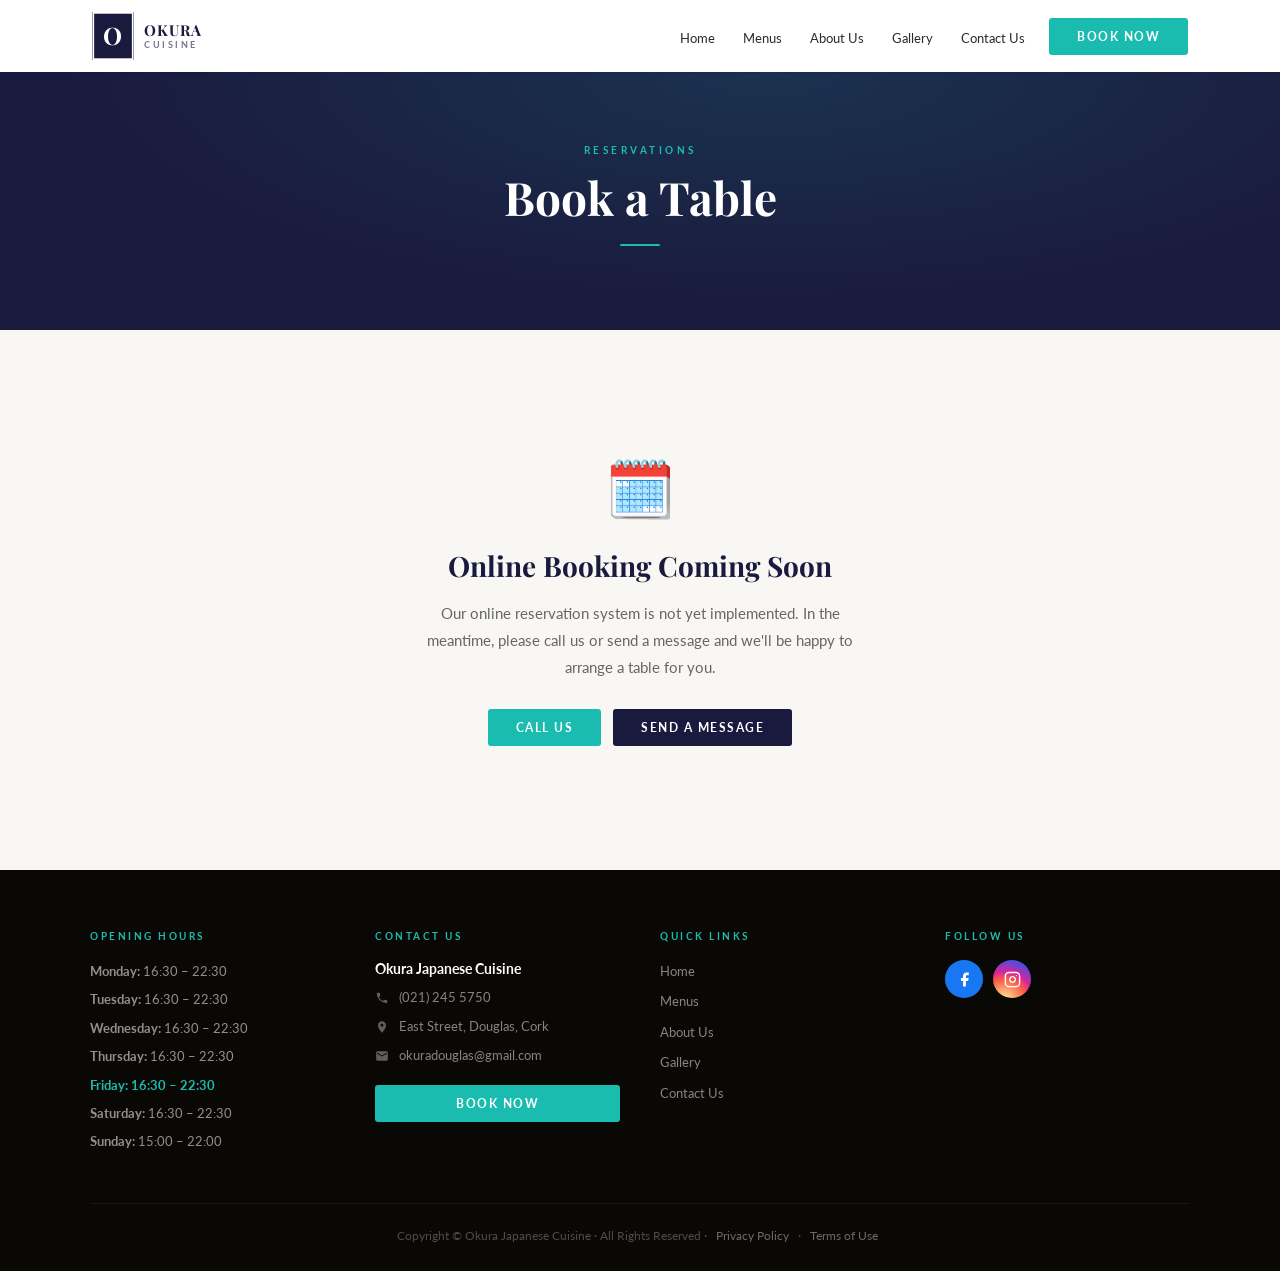
<file: booking.html>
<!DOCTYPE html>
<html lang="en">
<head>
  <meta charset="UTF-8"/>
  <meta name="viewport" content="width=device-width, initial-scale=1.0"/>
  <title>Okura Japanese Cuisine – Book a Table</title>
  <link rel="preconnect" href="https://fonts.googleapis.com"/>
  <link rel="preconnect" href="https://fonts.gstatic.com" crossorigin/>
  <link href="https://fonts.googleapis.com/css2?family=Playfair+Display:ital,wght@0,400;0,600;0,700;1,400&family=Lato:wght@300;400;700&display=swap" rel="stylesheet"/>
  <link rel="stylesheet" href="styles.css"/>
</head>
<body data-page="booking">

  <!-- ═══ NAVBAR ═══ -->
  <header id="navbar">
    <nav class="nav-inner">
      <a href="index.html" class="logo" aria-label="Okura Cuisine Home">
        <div class="logo-mark">
          <video class="logo-bg-video" autoplay muted loop playsinline>
            <source src="https://videos.pexels.com/video-files/3209828/3209828-hd_1280_720_25fps.mp4" type="video/mp4"/>
          </video>
          <svg viewBox="0 0 48 56" fill="none" xmlns="http://www.w3.org/2000/svg">
            <rect x="1" y="1" width="46" height="54" stroke="currentColor" stroke-width="2"/>
            <text x="24" y="38" text-anchor="middle" font-family="Playfair Display, serif" font-size="28" font-weight="700" fill="currentColor">O</text>
          </svg>
        </div>
        <div class="logo-text">
          <span class="logo-name">OKURA</span>
          <span class="logo-sub">CUISINE</span>
        </div>
      </a>
      <ul class="nav-links" id="navLinks">
        <li><a href="index.html"   class="nav-link">Home</a></li>
        <li><a href="menu.html"    class="nav-link">Menus</a></li>
        <li><a href="about.html"   class="nav-link">About Us</a></li>
        <li><a href="gallery.html" class="nav-link">Gallery</a></li>
        <li><a href="contact.html" class="nav-link">Contact Us</a></li>
      </ul>
      <a href="booking.html" class="btn btn-teal">BOOK NOW</a>
      <button class="hamburger" id="hamburger" aria-label="Toggle menu" aria-expanded="false">
        <span></span><span></span><span></span>
      </button>
    </nav>
  </header>

  <!-- ═══ PAGE HEADER ═══ -->
  <div class="page-header">
    <span class="section-label">Reservations</span>
    <h1>Book a Table</h1>
    <div class="divider divider-c"></div>
  </div>

  <!-- ═══ PLACEHOLDER ═══ -->
  <section class="booking-page">
    <div class="booking-inner">
      <div class="booking-icon">🗓️</div>
      <h2>Online Booking Coming Soon</h2>
      <p>Our online reservation system is not yet implemented. In the meantime, please call us or send a message and we'll be happy to arrange a table for you.</p>
      <div style="display:flex;gap:12px;justify-content:center;flex-wrap:wrap;">
        <a href="tel:+353212455750" class="btn btn-teal">Call Us</a>
        <a href="contact.html"      class="btn" style="background:var(--navy);color:#fff;">Send a Message</a>
      </div>
    </div>
  </section>

  <!-- ═══ FOOTER ═══ -->
  <footer>
    <div class="footer-grid">
      <div>
        <h4 class="footer-heading">Opening Hours</h4>
        <ul class="hours-list" id="hoursList"></ul>
      </div>
      <div>
        <h4 class="footer-heading">Contact Us</h4>
        <p class="foot-name">Okura Japanese Cuisine</p>
        <div class="foot-item">
          <svg viewBox="0 0 24 24" fill="currentColor"><path d="M6.62 10.79a15.05 15.05 0 006.59 6.59l2.2-2.2a1 1 0 011.01-.24 11.47 11.47 0 003.58.57 1 1 0 011 1V20a1 1 0 01-1 1A17 17 0 013 4a1 1 0 011-1h3.5a1 1 0 011 1 11.47 11.47 0 00.57 3.57 1 1 0 01-.25 1.01z"/></svg>
          <span>(021) 245 5750</span>
        </div>
        <div class="foot-item">
          <svg viewBox="0 0 24 24" fill="currentColor"><path d="M12 2C8.13 2 5 5.13 5 9c0 5.25 7 13 7 13s7-7.75 7-13c0-3.87-3.13-7-7-7zm0 9.5c-1.38 0-2.5-1.12-2.5-2.5s1.12-2.5 2.5-2.5 2.5 1.12 2.5 2.5-1.12 2.5-2.5 2.5z"/></svg>
          <span>East Street, Douglas, Cork</span>
        </div>
        <div class="foot-item">
          <svg viewBox="0 0 24 24" fill="currentColor"><path d="M20 4H4a2 2 0 00-2 2v12a2 2 0 002 2h16a2 2 0 002-2V6a2 2 0 00-2-2zm0 4l-8 5-8-5V6l8 5 8-5v2z"/></svg>
          <span>okuradouglas@gmail.com</span>
        </div>
        <a href="booking.html" class="btn btn-teal foot-book">BOOK NOW</a>
      </div>
      <div>
        <h4 class="footer-heading">Quick Links</h4>
        <ul class="footer-nav">
          <li><a href="index.html">Home</a></li>
          <li><a href="menu.html">Menus</a></li>
          <li><a href="about.html">About Us</a></li>
          <li><a href="gallery.html">Gallery</a></li>
          <li><a href="contact.html">Contact Us</a></li>
        </ul>
      </div>
      <div>
        <h4 class="footer-heading">Follow Us</h4>
        <div class="social-row">
          <a href="#" class="soc-btn soc-fb" aria-label="Facebook">
            <svg viewBox="0 0 24 24" fill="currentColor"><path d="M18 2h-3a5 5 0 00-5 5v3H7v4h3v8h4v-8h3l1-4h-4V7a1 1 0 011-1h3z"/></svg>
          </a>
          <a href="#" class="soc-btn soc-ig" aria-label="Instagram">
            <svg viewBox="0 0 24 24" fill="none" stroke="currentColor" stroke-width="2" stroke-linecap="round" stroke-linejoin="round"><rect x="2" y="2" width="20" height="20" rx="5" ry="5"/><path d="M16 11.37A4 4 0 1112.63 8 4 4 0 0116 11.37z"/><line x1="17.5" y1="6.5" x2="17.51" y2="6.5"/></svg>
          </a>
        </div>
      </div>
    </div>
    <div class="foot-bottom">
      <p>Copyright &copy; Okura Japanese Cuisine &middot; All Rights Reserved &middot;
        <a href="#">Privacy Policy</a> &middot; <a href="#">Terms of Use</a>
      </p>
    </div>
  </footer>

  <script src="script.js"></script>
</body>
</html>
</file>
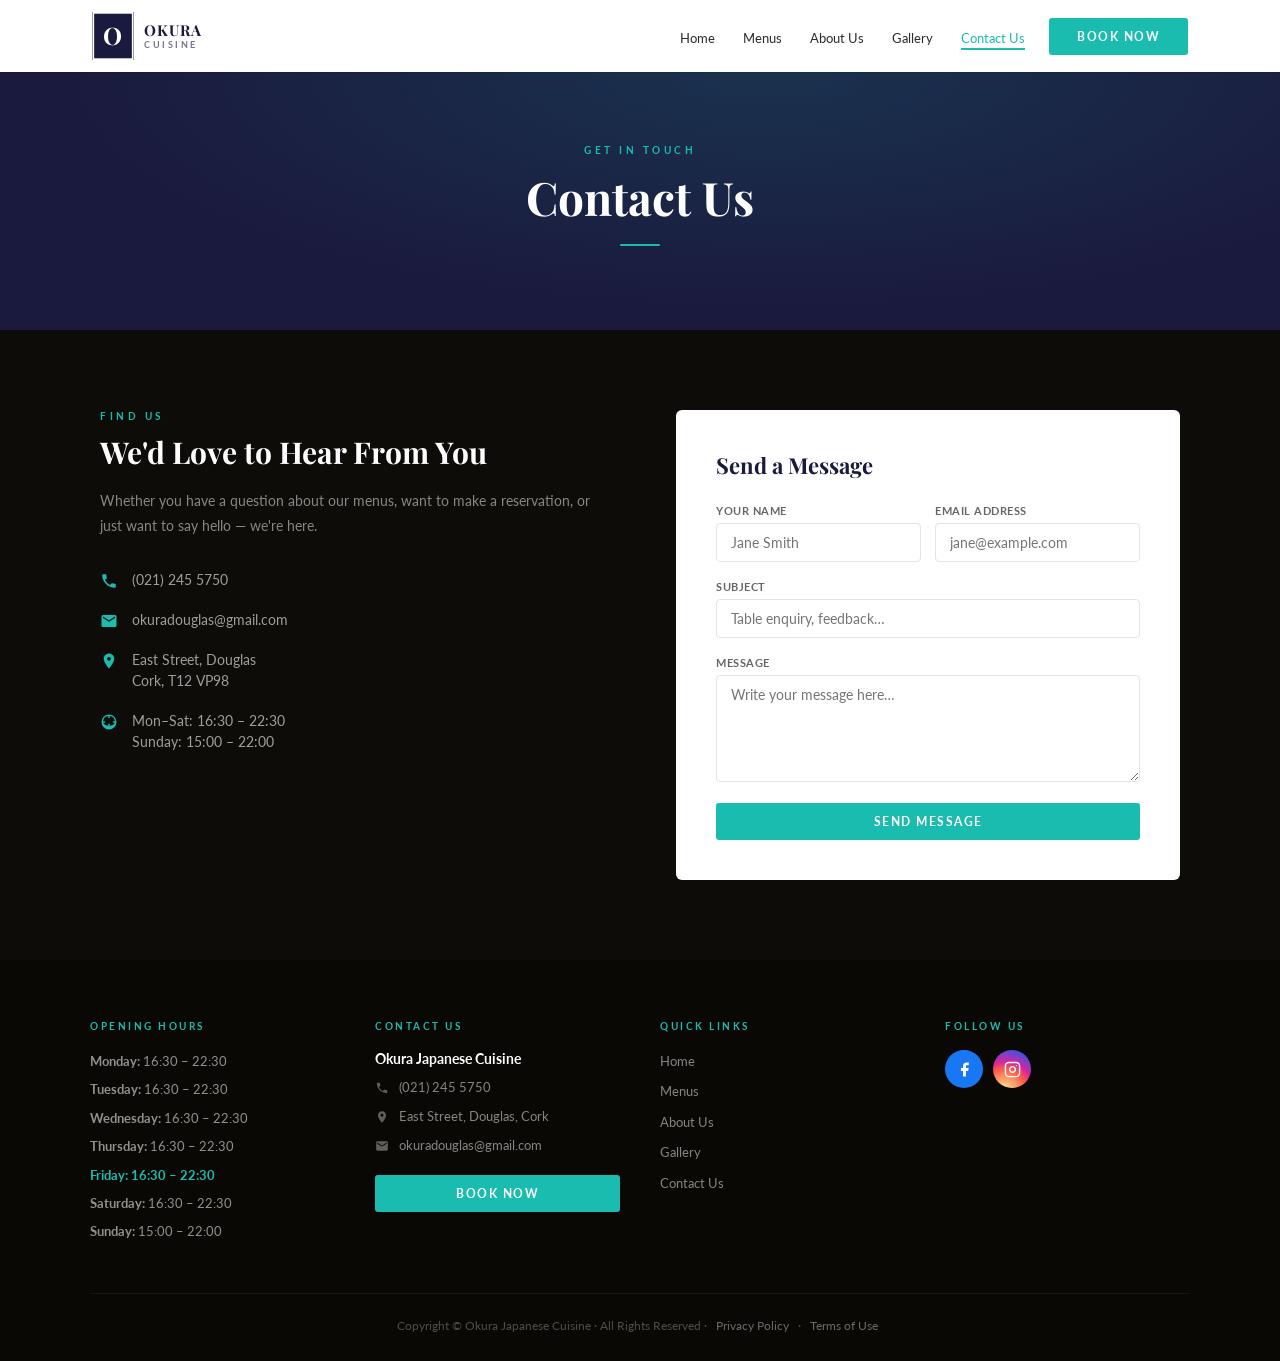
<file: contact.html>
<!DOCTYPE html>
<html lang="en">
<head>
  <meta charset="UTF-8"/>
  <meta name="viewport" content="width=device-width, initial-scale=1.0"/>
  <title>Okura Japanese Cuisine – Contact Us</title>
  <link rel="preconnect" href="https://fonts.googleapis.com"/>
  <link rel="preconnect" href="https://fonts.gstatic.com" crossorigin/>
  <link href="https://fonts.googleapis.com/css2?family=Playfair+Display:ital,wght@0,400;0,600;0,700;1,400&family=Lato:wght@300;400;700&display=swap" rel="stylesheet"/>
  <link rel="stylesheet" href="styles.css"/>
</head>
<body data-page="contact">

  <!-- ═══ NAVBAR ═══ -->
  <header id="navbar">
    <nav class="nav-inner">
      <a href="index.html" class="logo" aria-label="Okura Cuisine Home">
        <div class="logo-mark">
          <video class="logo-bg-video" autoplay muted loop playsinline>
            <source src="https://videos.pexels.com/video-files/3209828/3209828-hd_1280_720_25fps.mp4" type="video/mp4"/>
          </video>
          <svg viewBox="0 0 48 56" fill="none" xmlns="http://www.w3.org/2000/svg">
            <rect x="1" y="1" width="46" height="54" stroke="currentColor" stroke-width="2"/>
            <text x="24" y="38" text-anchor="middle" font-family="Playfair Display, serif" font-size="28" font-weight="700" fill="currentColor">O</text>
          </svg>
        </div>
        <div class="logo-text">
          <span class="logo-name">OKURA</span>
          <span class="logo-sub">CUISINE</span>
        </div>
      </a>
      <ul class="nav-links" id="navLinks">
        <li><a href="index.html"   class="nav-link">Home</a></li>
        <li><a href="menu.html"    class="nav-link">Menus</a></li>
        <li><a href="about.html"   class="nav-link">About Us</a></li>
        <li><a href="gallery.html" class="nav-link">Gallery</a></li>
        <li><a href="contact.html" class="nav-link active">Contact Us</a></li>
      </ul>
      <a href="booking.html" class="btn btn-teal">BOOK NOW</a>
      <button class="hamburger" id="hamburger" aria-label="Toggle menu" aria-expanded="false">
        <span></span><span></span><span></span>
      </button>
    </nav>
  </header>

  <!-- ═══ PAGE HEADER ═══ -->
  <div class="page-header">
    <span class="section-label">Get In Touch</span>
    <h1>Contact Us</h1>
    <div class="divider divider-c"></div>
  </div>

  <!-- ═══ CONTACT SECTION ═══ -->
  <section class="contact-page">
    <div class="contact-inner">

      <!-- Left: info -->
      <div class="contact-info">
        <span class="section-label">Find Us</span>
        <h2>We'd Love to Hear From You</h2>
        <p>Whether you have a question about our menus, want to make a reservation, or just want to say hello — we're here.</p>

        <div class="c-details">
          <div class="c-item">
            <svg viewBox="0 0 24 24" fill="currentColor"><path d="M6.62 10.79a15.05 15.05 0 006.59 6.59l2.2-2.2a1 1 0 011.01-.24 11.47 11.47 0 003.58.57 1 1 0 011 1V20a1 1 0 01-1 1A17 17 0 013 4a1 1 0 011-1h3.5a1 1 0 011 1 11.47 11.47 0 00.57 3.57 1 1 0 01-.25 1.01z"/></svg>
            <span>(021) 245 5750</span>
          </div>
          <div class="c-item">
            <svg viewBox="0 0 24 24" fill="currentColor"><path d="M20 4H4a2 2 0 00-2 2v12a2 2 0 002 2h16a2 2 0 002-2V6a2 2 0 00-2-2zm0 4l-8 5-8-5V6l8 5 8-5v2z"/></svg>
            <a href="mailto:okuradouglas@gmail.com">okuradouglas@gmail.com</a>
          </div>
          <div class="c-item">
            <svg viewBox="0 0 24 24" fill="currentColor"><path d="M12 2C8.13 2 5 5.13 5 9c0 5.25 7 13 7 13s7-7.75 7-13c0-3.87-3.13-7-7-7zm0 9.5c-1.38 0-2.5-1.12-2.5-2.5s1.12-2.5 2.5-2.5 2.5 1.12 2.5 2.5-1.12 2.5-2.5 2.5z"/></svg>
            <span>East Street, Douglas<br>Cork, T12 VP98</span>
          </div>
          <div class="c-item">
            <svg viewBox="0 0 24 24" fill="currentColor"><path d="M12 2a10 10 0 100 20A10 10 0 0012 2zm1 14.93V15a1 1 0 00-2 0v1.93A8.001 8.001 0 014.07 13H6a1 1 0 000-2H4.07A8.001 8.001 0 0111 4.07V6a1 1 0 002 0V4.07A8.001 8.001 0 0119.93 11H18a1 1 0 000 2h1.93A8.001 8.001 0 0113 16.93z"/></svg>
            <span>Mon–Sat: 16:30 – 22:30<br>Sunday: 15:00 – 22:00</span>
          </div>
        </div>
      </div>

      <!-- Right: form -->
      <div class="contact-form">
        <h3>Send a Message</h3>

        <div class="f2">
          <div class="fg">
            <label for="cname">Your Name</label>
            <input type="text" id="cname" placeholder="Jane Smith"/>
          </div>
          <div class="fg">
            <label for="cemail">Email Address</label>
            <input type="email" id="cemail" placeholder="jane@example.com"/>
          </div>
        </div>

        <div class="fg">
          <label for="csubject">Subject</label>
          <input type="text" id="csubject" placeholder="Table enquiry, feedback…"/>
        </div>

        <div class="fg">
          <label for="cmessage">Message</label>
          <textarea id="cmessage" rows="5" placeholder="Write your message here…"></textarea>
        </div>

        <button class="btn btn-teal btn-full" id="sendBtn">SEND MESSAGE</button>
        <div class="form-ok" id="formOk">✓ Message sent! We'll get back to you shortly.</div>
      </div>

    </div>
  </section>

  <!-- ═══ FOOTER ═══ -->
  <footer>
    <div class="footer-grid">
      <div>
        <h4 class="footer-heading">Opening Hours</h4>
        <ul class="hours-list" id="hoursList"></ul>
      </div>
      <div>
        <h4 class="footer-heading">Contact Us</h4>
        <p class="foot-name">Okura Japanese Cuisine</p>
        <div class="foot-item">
          <svg viewBox="0 0 24 24" fill="currentColor"><path d="M6.62 10.79a15.05 15.05 0 006.59 6.59l2.2-2.2a1 1 0 011.01-.24 11.47 11.47 0 003.58.57 1 1 0 011 1V20a1 1 0 01-1 1A17 17 0 013 4a1 1 0 011-1h3.5a1 1 0 011 1 11.47 11.47 0 00.57 3.57 1 1 0 01-.25 1.01z"/></svg>
          <span>(021) 245 5750</span>
        </div>
        <div class="foot-item">
          <svg viewBox="0 0 24 24" fill="currentColor"><path d="M12 2C8.13 2 5 5.13 5 9c0 5.25 7 13 7 13s7-7.75 7-13c0-3.87-3.13-7-7-7zm0 9.5c-1.38 0-2.5-1.12-2.5-2.5s1.12-2.5 2.5-2.5 2.5 1.12 2.5 2.5-1.12 2.5-2.5 2.5z"/></svg>
          <span>East Street, Douglas, Cork</span>
        </div>
        <div class="foot-item">
          <svg viewBox="0 0 24 24" fill="currentColor"><path d="M20 4H4a2 2 0 00-2 2v12a2 2 0 002 2h16a2 2 0 002-2V6a2 2 0 00-2-2zm0 4l-8 5-8-5V6l8 5 8-5v2z"/></svg>
          <span>okuradouglas@gmail.com</span>
        </div>
        <a href="booking.html" class="btn btn-teal foot-book">BOOK NOW</a>
      </div>
      <div>
        <h4 class="footer-heading">Quick Links</h4>
        <ul class="footer-nav">
          <li><a href="index.html">Home</a></li>
          <li><a href="menu.html">Menus</a></li>
          <li><a href="about.html">About Us</a></li>
          <li><a href="gallery.html">Gallery</a></li>
          <li><a href="contact.html">Contact Us</a></li>
        </ul>
      </div>
      <div>
        <h4 class="footer-heading">Follow Us</h4>
        <div class="social-row">
          <a href="#" class="soc-btn soc-fb" aria-label="Facebook">
            <svg viewBox="0 0 24 24" fill="currentColor"><path d="M18 2h-3a5 5 0 00-5 5v3H7v4h3v8h4v-8h3l1-4h-4V7a1 1 0 011-1h3z"/></svg>
          </a>
          <a href="#" class="soc-btn soc-ig" aria-label="Instagram">
            <svg viewBox="0 0 24 24" fill="none" stroke="currentColor" stroke-width="2" stroke-linecap="round" stroke-linejoin="round"><rect x="2" y="2" width="20" height="20" rx="5" ry="5"/><path d="M16 11.37A4 4 0 1112.63 8 4 4 0 0116 11.37z"/><line x1="17.5" y1="6.5" x2="17.51" y2="6.5"/></svg>
          </a>
        </div>
      </div>
    </div>
    <div class="foot-bottom">
      <p>Copyright &copy; Okura Japanese Cuisine &middot; All Rights Reserved &middot;
        <a href="#">Privacy Policy</a> &middot; <a href="#">Terms of Use</a>
      </p>
    </div>
  </footer>

  <script src="script.js"></script>
</body>
</html>
</file>
<file: styles.css>
/* ══════════════════════════════════
   OKURA CUISINE – styles.css
   ══════════════════════════════════ */

*, *::before, *::after { box-sizing: border-box; margin: 0; padding: 0; }

:root {
  --teal:      #1bbcb0;
  --teal-dark: #149990;
  --navy:      #1a1a3e;
  --dark-bg:   #0e0c08;
  --text:      #2c2c2c;
  --muted:     #666;
  --light-bg:  #f9f7f4;
  --border:    rgba(0,0,0,.08);
  --nav-h:     72px;
  --ease:      cubic-bezier(.25,.46,.45,.94);
}

html { scroll-behavior: smooth; }
body { font-family: 'Lato', sans-serif; color: var(--text); background: #fff; overflow-x: hidden; }
img  { display: block; max-width: 100%; }

/* ── BUTTONS ── */
.btn {
  display: inline-block; padding: 11px 28px; border-radius: 3px;
  font-family: 'Lato', sans-serif; font-size: 12px; font-weight: 700;
  letter-spacing: 1.5px; text-decoration: none; text-transform: uppercase;
  border: none; cursor: pointer;
  transition: background .2s var(--ease), transform .15s;
}
.btn:active { transform: scale(.97); }
.btn-teal   { background: var(--teal); color: #fff; }
.btn-teal:hover { background: var(--teal-dark); }
.btn-ghost  { background: transparent; color: #fff; border: 2px solid rgba(255,255,255,.5); }
.btn-ghost:hover { border-color: #fff; background: rgba(255,255,255,.08); }
.btn-full   { width: 100%; text-align: center; }

/* ── LABELS / DIVIDERS ── */
.section-label {
  display: block; font-size: 10px; font-weight: 700;
  letter-spacing: 3.5px; text-transform: uppercase;
  color: var(--teal); margin-bottom: 10px;
}
.divider { width: 40px; height: 2px; background: var(--teal); border-radius: 2px; margin-bottom: 28px; }
.divider-c { margin-left: auto; margin-right: auto; }

/* ════════════════════════════════
   NAVBAR
════════════════════════════════ */
#navbar {
  position: sticky; top: 0; z-index: 900;
  background: #fff; box-shadow: 0 1px 0 var(--border);
  transition: box-shadow .3s;
}
#navbar.scrolled { box-shadow: 0 2px 20px rgba(0,0,0,.1); }

.nav-inner {
  max-width: 1160px; margin: 0 auto;
  padding: 0 32px; height: var(--nav-h);
  display: flex; align-items: center; gap: 24px;
}

.logo { display: flex; align-items: center; gap: 10px; text-decoration: none; color: var(--navy); flex-shrink: 0; }
.logo-mark {
  position: relative; width: 42px; height: 48px;
  overflow: hidden; flex-shrink: 0; background: var(--navy);
}
.logo-bg-video {
  position: absolute; inset: 0; width: 100%; height: 100%;
  object-fit: cover; opacity: .65; z-index: 0;
}
.logo-mark svg { position: relative; z-index: 1; width: 42px; height: 48px; color: #fff; }
.logo-text { display: flex; flex-direction: column; }
.logo-name { font-family: 'Playfair Display', serif; font-size: 15px; font-weight: 700; color: var(--navy); letter-spacing: 1px; line-height: 1.1; }
.logo-sub  { font-size: 9px; font-weight: 700; letter-spacing: 2.5px; color: var(--navy); opacity: .6; }

.nav-links  { display: flex; list-style: none; gap: 28px; margin-left: auto; }
.nav-link   { text-decoration: none; font-size: 13px; color: var(--text); position: relative; padding-bottom: 2px; transition: color .2s; }
.nav-link::after { content: ''; position: absolute; bottom: -2px; left: 0; width: 0; height: 2px; background: var(--teal); transition: width .25s var(--ease); }
.nav-link:hover, .nav-link.active { color: var(--teal); }
.nav-link:hover::after, .nav-link.active::after { width: 100%; }

.hamburger { display: none; flex-direction: column; gap: 5px; background: none; border: none; cursor: pointer; padding: 4px; margin-left: auto; }
.hamburger span { display: block; width: 24px; height: 2px; background: var(--text); border-radius: 2px; transition: transform .3s, opacity .3s; }
.hamburger.open span:nth-child(1) { transform: translateY(7px) rotate(45deg); }
.hamburger.open span:nth-child(2) { opacity: 0; }
.hamburger.open span:nth-child(3) { transform: translateY(-7px) rotate(-45deg); }

/* ════════════════════════════════
   PAGE HEADER (interior pages)
════════════════════════════════ */
.page-header {
  background: var(--navy); padding: 72px 32px 56px;
  text-align: center; position: relative; overflow: hidden;
}
.page-header::before {
  content: ''; position: absolute; inset: 0;
  background: radial-gradient(ellipse at 60% 0%, rgba(27,188,176,.15) 0%, transparent 65%);
  pointer-events: none;
}
.page-header .section-label { position: relative; }
.page-header h1 {
  font-family: 'Playfair Display', serif; font-size: clamp(28px, 4vw, 46px);
  font-weight: 700; color: #fff; position: relative; margin-bottom: 16px;
}
.page-header .divider { position: relative; }

/* ════════════════════════════════
   HOME — HERO
════════════════════════════════ */
.hero { position: relative; height: 390px; display: flex; align-items: center; justify-content: center; overflow: hidden; }
.hero-slides { position: absolute; inset: 0; }
.hero-slide  { position: absolute; inset: 0; background-size: cover; background-position: center; opacity: 0; animation: hFade 18s infinite; }
.hero-slide:nth-child(1) { animation-delay: 0s; }
.hero-slide:nth-child(2) { animation-delay: 6s; }
.hero-slide:nth-child(3) { animation-delay: 12s; }
@keyframes hFade {
  0%   { opacity: 0; }
  8%   { opacity: 1; }
  33%  { opacity: 1; }
  42%  { opacity: 0; }
  100% { opacity: 0; }
}
.hero-overlay {
  position: absolute; inset: 0; z-index: 1;
  background: linear-gradient(to bottom, rgba(10,10,40,.52) 0%, rgba(10,10,40,.65) 55%, rgba(10,10,40,.25) 100%);
}
.hero-content {
  position: relative; z-index: 2; text-align: center;
  opacity: 0; transform: translateY(22px);
  transition: opacity .9s var(--ease), transform .9s var(--ease);
}
.hero-content.visible { opacity: 1; transform: translateY(0); }
.hero-title { font-family: 'Playfair Display', serif; font-size: clamp(34px, 5.5vw, 58px); font-weight: 700; color: var(--teal); text-shadow: 0 2px 24px rgba(0,0,0,.4); }
.hero-sub   { font-size: 11px; letter-spacing: 4px; text-transform: uppercase; color: rgba(255,255,255,.65); margin-top: 14px; }
.hero-actions { display: flex; gap: 12px; justify-content: center; margin-top: 28px; }

.hero-scroll { position: absolute; bottom: 22px; left: 50%; transform: translateX(-50%); z-index: 2; }
.hero-scroll span { display: block; width: 20px; height: 32px; border: 2px solid rgba(255,255,255,.4); border-radius: 12px; position: relative; }
.hero-scroll span::before {
  content: ''; position: absolute; top: 5px; left: 50%; transform: translateX(-50%);
  width: 4px; height: 4px; background: rgba(255,255,255,.6); border-radius: 50%;
  animation: scrollBob 1.6s infinite;
}
@keyframes scrollBob { 0%,100% { top: 5px; opacity: 1; } 80% { top: 16px; opacity: 0; } }

/* ════════════════════════════════
   HOME — ABOUT STRIP
════════════════════════════════ */
.about-strip { display: flex; min-height: 480px; }
.about-img-col {
  width: 42%; flex-shrink: 0; overflow: hidden;
  opacity: 0; transform: translateX(-28px);
  transition: opacity .7s var(--ease), transform .7s var(--ease);
}
.about-img-col.visible { opacity: 1; transform: translateX(0); }
.about-img-col img { width: 100%; height: 100%; min-height: 440px; object-fit: cover; display: block; transition: transform 7s ease-out; }
.about-img-col:hover img { transform: scale(1.04); }

.about-text {
  padding: 64px 72px; flex: 1;
  opacity: 0; transform: translateX(28px);
  transition: opacity .7s var(--ease) .12s, transform .7s var(--ease) .12s;
}
.about-text.visible { opacity: 1; transform: translateX(0); }
.about-text h2 { font-family: 'Playfair Display', serif; font-size: clamp(22px,2.5vw,30px); font-weight: 700; color: var(--navy); line-height: 1.3; margin-bottom: 20px; }
.about-text p  { font-size: 14.5px; line-height: 1.9; color: var(--muted); margin-bottom: 18px; }

/* ════════════════════════════════
   HOME — FEATURES
════════════════════════════════ */
.features { display: grid; grid-template-columns: repeat(3,1fr); background: var(--navy); }
.feature-card {
  padding: 52px 36px; text-align: center;
  border-right: 1px solid rgba(255,255,255,.06);
  display: block; text-decoration: none;
  opacity: 0; transform: translateY(18px);
  transition: opacity .6s var(--ease), transform .6s var(--ease), background .25s;
}
.feature-card:last-child { border-right: none; }
.feature-card.visible    { opacity: 1; transform: translateY(0); }
.feature-card:hover      { background: rgba(27,188,176,.09); }
.feature-card:nth-child(2) { transition-delay: .08s; }
.feature-card:nth-child(3) { transition-delay: .16s; }
.fi { font-size: 40px; margin-bottom: 18px; display: block; }
.feature-card h3 { font-family: 'Playfair Display', serif; font-size: 20px; color: #fff; margin-bottom: 10px; }
.feature-card p  { font-size: 13px; color: rgba(255,255,255,.52); line-height: 1.7; margin-bottom: 20px; }
.f-link { display: inline-block; font-size: 10px; letter-spacing: 2.5px; text-transform: uppercase; color: var(--teal); font-weight: 700; transition: letter-spacing .2s; }
.feature-card:hover .f-link { letter-spacing: 4px; }

/* ════════════════════════════════
   HOME — MAP ROW
════════════════════════════════ */
.map-row { display: grid; grid-template-columns: 1fr 1fr; }
.map-row iframe { width: 100%; height: 100%; min-height: 400px; border: 0; display: block; }
.map-photo { overflow: hidden; background: #c9b99a; }
.map-photo img { width: 100%; height: 100%; min-height: 400px; object-fit: cover; display: block; transition: transform 7s ease-out; }
.map-photo:hover img { transform: scale(1.04); }

/* ════════════════════════════════
   MENU PAGE
════════════════════════════════ */
.menu-page { padding: 72px 32px 80px; background: var(--light-bg); }
.menu-intro { text-align: center; max-width: 520px; margin: 0 auto 56px; }
.menu-intro h2 { font-family: 'Playfair Display', serif; font-size: 28px; color: var(--navy); margin-bottom: 14px; }
.menu-intro p  { font-size: 14px; color: var(--muted); line-height: 1.75; }

.menu-cards { display: grid; grid-template-columns: repeat(3,1fr); gap: 28px; max-width: 1040px; margin: 0 auto; }

.menu-card {
  background: #fff; border-radius: 6px; overflow: hidden;
  cursor: pointer; box-shadow: 0 2px 14px rgba(0,0,0,.06);
  opacity: 0; transform: translateY(20px);
  transition: opacity .6s var(--ease), transform .6s var(--ease), box-shadow .3s;
}
.menu-card:nth-child(2) { transition-delay: .1s; }
.menu-card:nth-child(3) { transition-delay: .2s; }
.menu-card.visible { opacity: 1; transform: translateY(0); }
.menu-card.visible:hover { transform: translateY(-6px); box-shadow: 0 18px 48px rgba(0,0,0,.13); }

.mc-img { height: 220px; overflow: hidden; background: #d4c5a9; }
.mc-img img { width: 100%; height: 100%; object-fit: cover; transition: transform .5s var(--ease); }
.menu-card:hover .mc-img img { transform: scale(1.07); }

.mc-body { padding: 28px 24px 32px; }
.mc-body h3 { font-family: 'Playfair Display', serif; font-size: 22px; color: var(--navy); margin-bottom: 8px; }
.mc-body p  { font-size: 13px; color: var(--muted); line-height: 1.7; margin-bottom: 20px; }
.mc-cta { display: inline-flex; align-items: center; gap: 6px; font-size: 10px; font-weight: 700; letter-spacing: 2px; text-transform: uppercase; color: var(--teal); }
.mc-cta::after { content: '→'; transition: transform .2s; }
.menu-card:hover .mc-cta::after { transform: translateX(4px); }

/* ── Menu Overlay ── */
.menu-overlay {
  position: fixed; inset: 0; z-index: 9000;
  background: rgba(0,0,0,.65); backdrop-filter: blur(3px);
  display: flex; align-items: flex-end; justify-content: center;
  opacity: 0; pointer-events: none; transition: opacity .3s;
}
.menu-overlay.open { opacity: 1; pointer-events: all; }

.menu-sheet {
  background: #fff; width: 100%; max-width: 680px; max-height: 88vh;
  overflow-y: auto; border-radius: 16px 16px 0 0;
  padding: 48px 52px 64px; position: relative;
  transform: translateY(100%); transition: transform .42s var(--ease);
}
.menu-overlay.open .menu-sheet { transform: translateY(0); }

.sheet-handle { width: 40px; height: 4px; border-radius: 2px; background: #ddd; margin: 0 auto 32px; }
.sheet-close  { position: absolute; top: 20px; right: 24px; background: none; border: none; font-size: 28px; cursor: pointer; color: #aaa; line-height: 1; transition: color .2s; }
.sheet-close:hover { color: var(--text); }

.sheet-title { font-family: 'Playfair Display', serif; font-size: 30px; color: var(--navy); margin-bottom: 4px; }
.sheet-sub   { font-size: 11px; color: var(--teal); letter-spacing: 2px; text-transform: uppercase; margin-bottom: 36px; }

.menu-section { margin-bottom: 32px; }
.ms-heading   { font-size: 10px; font-weight: 700; letter-spacing: 2.5px; text-transform: uppercase; color: var(--muted); padding-bottom: 8px; border-bottom: 1px solid var(--border); margin-bottom: 12px; }

.menu-item     { display: flex; justify-content: space-between; align-items: baseline; padding: 10px 0; border-bottom: 1px solid rgba(0,0,0,.04); }
.menu-item:last-child { border-bottom: none; }
.mi-info  { flex: 1; }
.mi-name  { font-size: 14.5px; color: var(--text); }
.mi-desc  { font-size: 12px; color: var(--muted); margin-top: 3px; }
.mi-price { font-size: 14.5px; font-weight: 700; color: var(--navy); margin-left: 20px; white-space: nowrap; }

/* ════════════════════════════════
   ABOUT PAGE
════════════════════════════════ */
.about-page { max-width: 820px; margin: 0 auto; padding: 72px 32px 56px; }
.about-page h2 { font-family: 'Playfair Display', serif; font-size: 28px; color: var(--navy); margin-bottom: 20px; }
.about-page p  { font-size: 15px; line-height: 1.9; color: var(--muted); margin-bottom: 18px; }

.about-photos {
  display: grid; grid-template-columns: 1fr 1fr;
  gap: 10px; padding: 0 32px 72px;
  max-width: 1100px; margin: 0 auto;
}
.ap-item { overflow: hidden; border-radius: 4px; background: #c9b99a; opacity: 0; transform: translateY(16px); transition: opacity .6s var(--ease), transform .6s var(--ease); }
.ap-item.visible { opacity: 1; transform: translateY(0); }
.ap-item:nth-child(2) { transition-delay: .1s; }
.ap-item:nth-child(3) { transition-delay: .2s; }
.ap-item.span-2 { grid-column: span 2; }
.ap-item img { width: 100%; object-fit: cover; display: block; transition: transform .5s var(--ease); }
.ap-item.span-2 img        { height: 420px; }
.ap-item:not(.span-2) img  { height: 280px; }
.ap-item:hover img { transform: scale(1.04); }

/* ════════════════════════════════
   GALLERY PAGE
════════════════════════════════ */
.gallery-section { background: var(--light-bg); padding: 72px 0 80px; }
.gallery-intro   { text-align: center; margin-bottom: 40px; padding: 0 32px; }
.gallery-intro h2 { font-family: 'Playfair Display', serif; font-size: 30px; color: var(--navy); margin-bottom: 12px; }
.gallery-intro .divider { margin: 12px auto 0; }

.gallery-grid {
  display: grid; grid-template-columns: repeat(3,1fr);
  grid-auto-rows: 230px; gap: 6px; padding: 0 6px;
}
.gallery-item { overflow: hidden; cursor: pointer; background: #c9b99a; opacity: 0; transform: scale(.97); transition: opacity .5s var(--ease), transform .5s var(--ease); }
.gallery-item.visible { opacity: 1; transform: scale(1); }
.gallery-item img { width: 100%; height: 100%; object-fit: cover; display: block; transition: transform .5s var(--ease); }
.gallery-item:hover img { transform: scale(1.09); }
.gallery-item.wide { grid-column: span 2; }

/* Lightbox */
.lightbox { position: fixed; inset: 0; background: rgba(0,0,0,.93); z-index: 9999; display: flex; align-items: center; justify-content: center; opacity: 0; pointer-events: none; transition: opacity .3s; }
.lightbox.open { opacity: 1; pointer-events: all; }
.lightbox img { max-width: 90vw; max-height: 88vh; object-fit: contain; border-radius: 4px; transform: scale(.95); transition: transform .3s; }
.lightbox.open img { transform: scale(1); }
.lb-close { position: absolute; top: 20px; right: 28px; background: none; border: none; color: #fff; font-size: 38px; cursor: pointer; line-height: 1; opacity: .6; transition: opacity .2s; }
.lb-close:hover { opacity: 1; }

/* ════════════════════════════════
   CONTACT PAGE
════════════════════════════════ */
.contact-page { background: var(--dark-bg); padding: 80px 32px; }
.contact-inner { max-width: 1080px; margin: 0 auto; display: grid; grid-template-columns: 1fr 1fr; gap: 72px; align-items: start; }

.contact-info h2 { font-family: 'Playfair Display', serif; font-size: 30px; color: #fff; margin-bottom: 16px; }
.contact-info > p { font-size: 14px; color: rgba(255,255,255,.5); line-height: 1.8; margin-bottom: 32px; }

.c-details { display: flex; flex-direction: column; gap: 18px; }
.c-item     { display: flex; gap: 14px; align-items: flex-start; }
.c-item svg { width: 18px; height: 18px; flex-shrink: 0; color: var(--teal); margin-top: 2px; }
.c-item span, .c-item a { font-size: 13.5px; color: rgba(255,255,255,.6); text-decoration: none; line-height: 1.6; }
.c-item a:hover { color: var(--teal); }

.contact-form { background: #fff; border-radius: 6px; padding: 40px; }
.contact-form h3 { font-family: 'Playfair Display', serif; font-size: 22px; color: var(--navy); margin-bottom: 24px; }
.fg { margin-bottom: 18px; }
.f2 { display: grid; grid-template-columns: 1fr 1fr; gap: 14px; }

label  { display: block; font-size: 11px; font-weight: 700; letter-spacing: .5px; color: var(--muted); margin-bottom: 6px; text-transform: uppercase; }
input, select, textarea {
  width: 100%; padding: 10px 14px;
  border: 1.5px solid #e4e4e4; border-radius: 4px;
  font-family: 'Lato', sans-serif; font-size: 14px; color: var(--text);
  background: #fff; outline: none; transition: border-color .2s; -webkit-appearance: none;
}
input:focus, select:focus, textarea:focus { border-color: var(--teal); }
textarea { resize: vertical; }

.form-ok { display: none; margin-top: 14px; background: #e6f9f8; color: #0d7a72; border-radius: 4px; padding: 12px 16px; font-size: 13px; text-align: center; }
.form-ok.show { display: block; }

/* ════════════════════════════════
   BOOKING PAGE
════════════════════════════════ */
.booking-page { min-height: 60vh; display: flex; align-items: center; justify-content: center; padding: 80px 32px; background: var(--light-bg); text-align: center; }
.booking-inner { max-width: 460px; }
.booking-icon  { font-size: 56px; margin-bottom: 24px; }
.booking-inner h2 { font-family: 'Playfair Display', serif; font-size: 28px; color: var(--navy); margin-bottom: 16px; }
.booking-inner p  { font-size: 15px; color: var(--muted); line-height: 1.8; margin-bottom: 28px; }

/* ════════════════════════════════
   FOOTER
════════════════════════════════ */
footer { background: #0a0804; color: rgba(255,255,255,.55); padding: 60px 48px 28px; }
.footer-grid { max-width: 1100px; margin: 0 auto 48px; display: grid; grid-template-columns: repeat(4,1fr); gap: 40px; }
.footer-heading { font-size: 10px; font-weight: 700; letter-spacing: 2.5px; text-transform: uppercase; color: var(--teal); margin-bottom: 18px; }

.hours-list { list-style: none; display: flex; flex-direction: column; gap: 4px; }
.hours-list li { font-size: 12.5px; line-height: 1.95; }
.hours-list .today { color: var(--teal); font-weight: 700; }

.foot-name  { color: #fff; font-size: 14px; font-weight: 700; margin-bottom: 12px; }
.foot-item  { display: flex; gap: 10px; align-items: flex-start; margin-bottom: 10px; font-size: 12.5px; color: rgba(255,255,255,.5); line-height: 1.5; }
.foot-item svg { width: 14px; height: 14px; flex-shrink: 0; margin-top: 2px; color: rgba(255,255,255,.35); }
.foot-book  { display: block; text-align: center; margin-top: 20px; }

.footer-nav { list-style: none; display: flex; flex-direction: column; gap: 6px; }
.footer-nav a { font-size: 12.5px; color: rgba(255,255,255,.5); text-decoration: none; transition: color .2s; line-height: 1.95; }
.footer-nav a:hover { color: var(--teal); }

.social-row { display: flex; gap: 10px; margin-top: 4px; }
.soc-btn { width: 38px; height: 38px; border-radius: 50%; display: flex; align-items: center; justify-content: center; transition: transform .2s, opacity .2s; text-decoration: none; }
.soc-btn:hover { transform: scale(1.13); opacity: .85; }
.soc-btn svg { width: 17px; height: 17px; color: #fff; }
.soc-fb { background: #1877f2; }
.soc-ig { background: radial-gradient(circle at 30% 107%, #fdf497 0%, #fd5949 45%, #d6249f 60%, #285aeb 90%); }

.foot-bottom { max-width: 1100px; margin: 0 auto; padding-top: 24px; border-top: 1px solid rgba(255,255,255,.06); text-align: center; font-size: 12px; color: rgba(255,255,255,.28); }
.foot-bottom a { color: rgba(255,255,255,.4); text-decoration: none; margin: 0 6px; }
.foot-bottom a:hover { color: var(--teal); }

/* ════════════════════════════════
   RESPONSIVE
════════════════════════════════ */
@media (max-width: 960px) {
  .nav-links { display: none; }
  .hamburger { display: flex; }
  #navbar .btn-teal { display: none; }
  .nav-links.open {
    display: flex; flex-direction: column; gap: 0;
    position: absolute; top: var(--nav-h); left: 0; right: 0;
    background: #fff; padding: 12px 0;
    box-shadow: 0 8px 24px rgba(0,0,0,.1); z-index: 800;
  }
  .nav-links.open li { border-bottom: 1px solid var(--border); }
  .nav-links.open .nav-link { display: block; padding: 13px 32px; }

  .about-strip { flex-direction: column; }
  .about-img-col { width: 100%; }
  .about-img-col img { min-height: 280px; }
  .about-text { padding: 40px 32px; }

  .features     { grid-template-columns: 1fr 1fr; }
  .menu-cards   { grid-template-columns: 1fr 1fr; }
  .gallery-grid { grid-template-columns: 1fr 1fr; }

  .map-row { grid-template-columns: 1fr; }
  .map-row iframe   { min-height: 300px; }
  .map-photo img    { min-height: 260px; }

  .contact-inner { grid-template-columns: 1fr; gap: 40px; }
  .footer-grid   { grid-template-columns: 1fr 1fr; gap: 32px; }

  .about-photos { grid-template-columns: 1fr; }
  .ap-item.span-2 { grid-column: span 1; }
  .ap-item.span-2 img { height: 280px; }

  .menu-sheet { padding: 36px 28px 52px; }
}

@media (max-width: 600px) {
  .hero           { height: 300px; }
  .features       { grid-template-columns: 1fr; }
  .menu-cards     { grid-template-columns: 1fr; }
  .gallery-grid   { grid-template-columns: 1fr; }
  .gallery-item.wide { grid-column: span 1; }
  .footer-grid    { grid-template-columns: 1fr; }
  footer          { padding: 48px 24px 24px; }
  .f2             { grid-template-columns: 1fr; }
  .contact-form   { padding: 28px 20px; }
  .about-photos   { padding: 0 16px 48px; }
}
</file>
